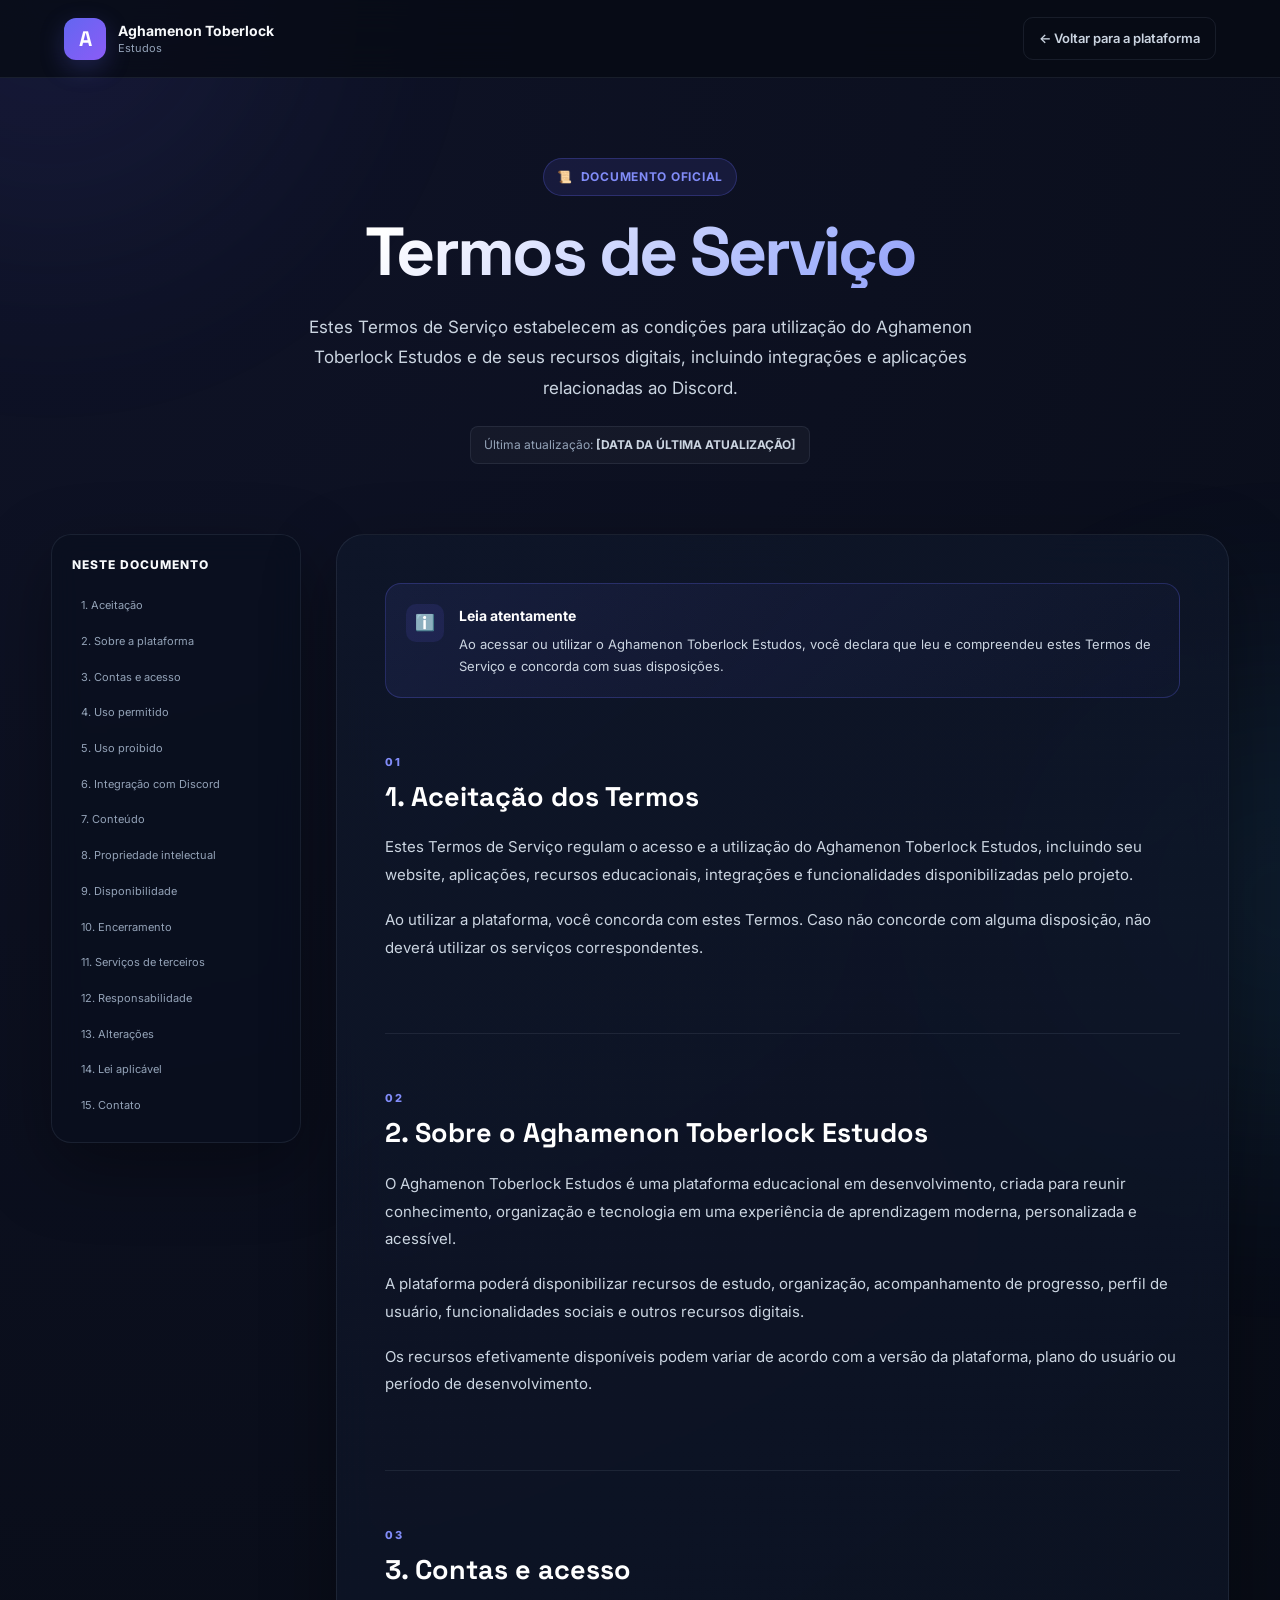
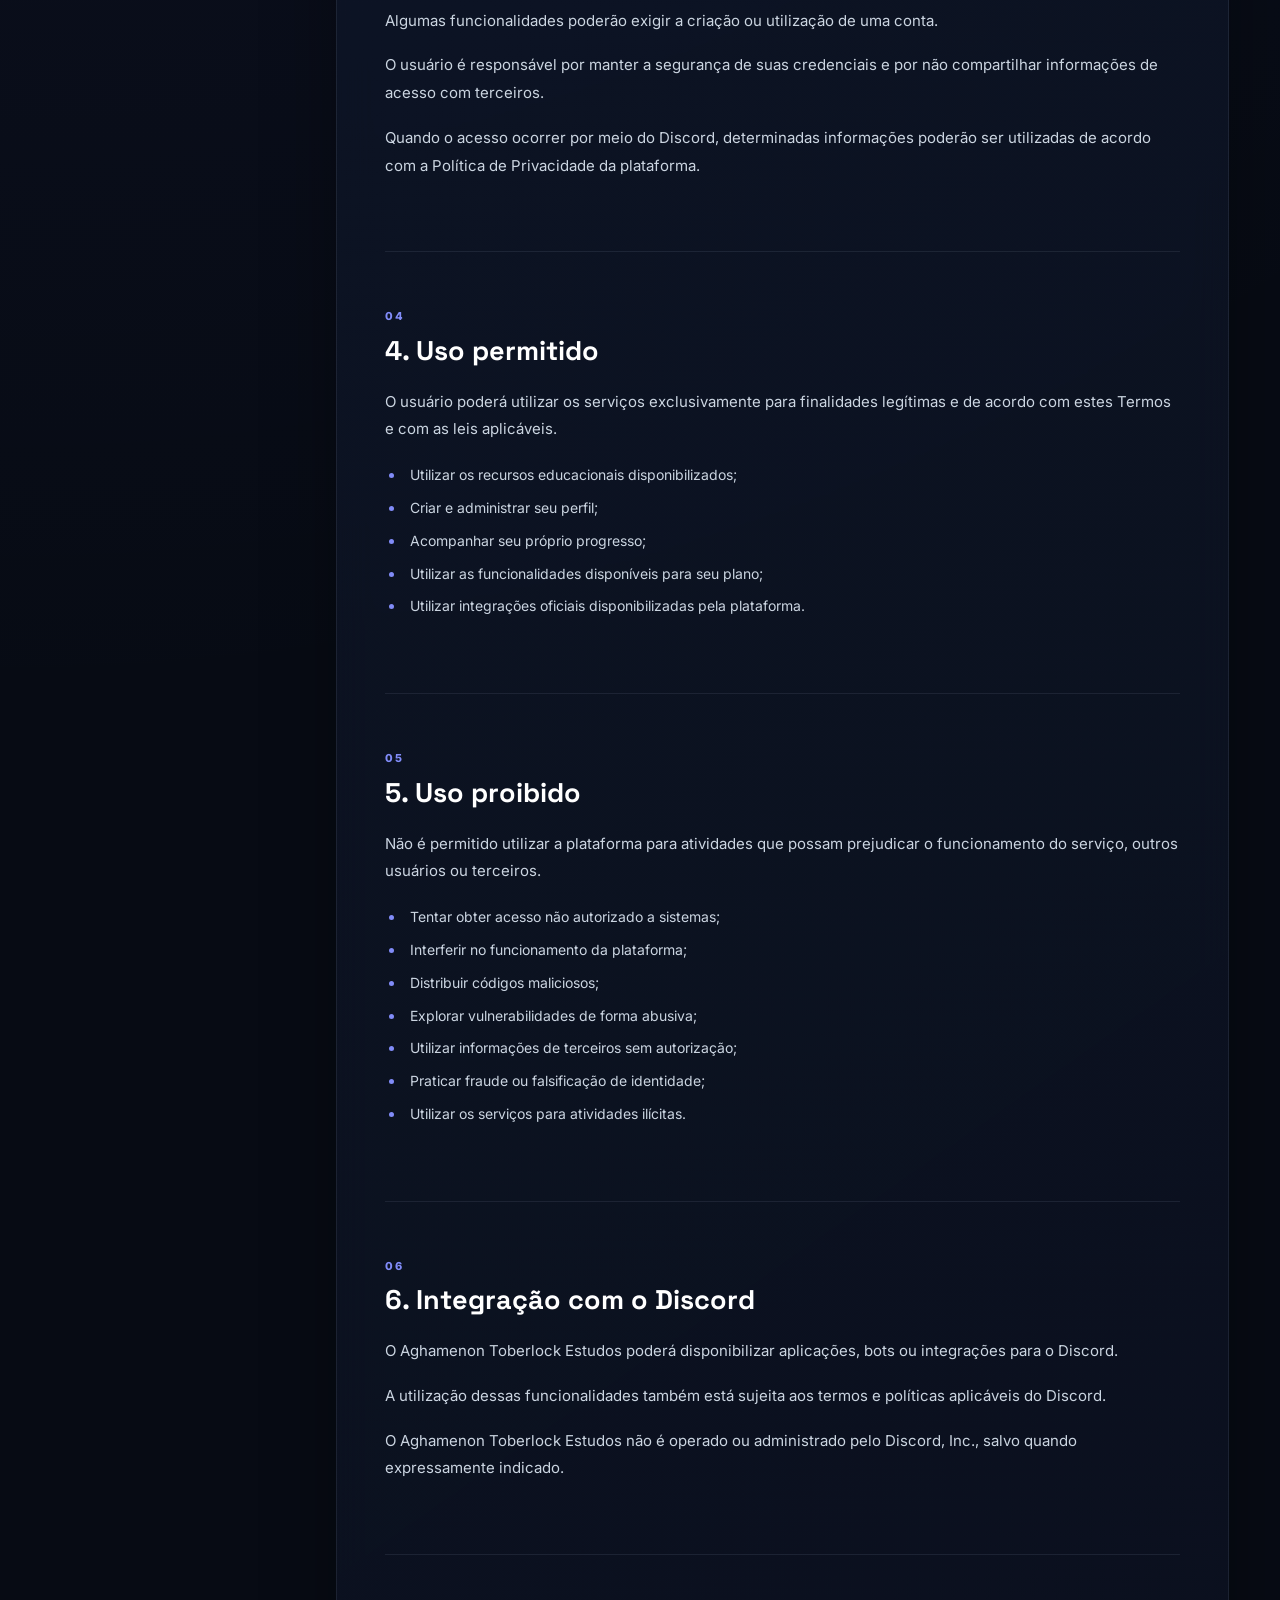
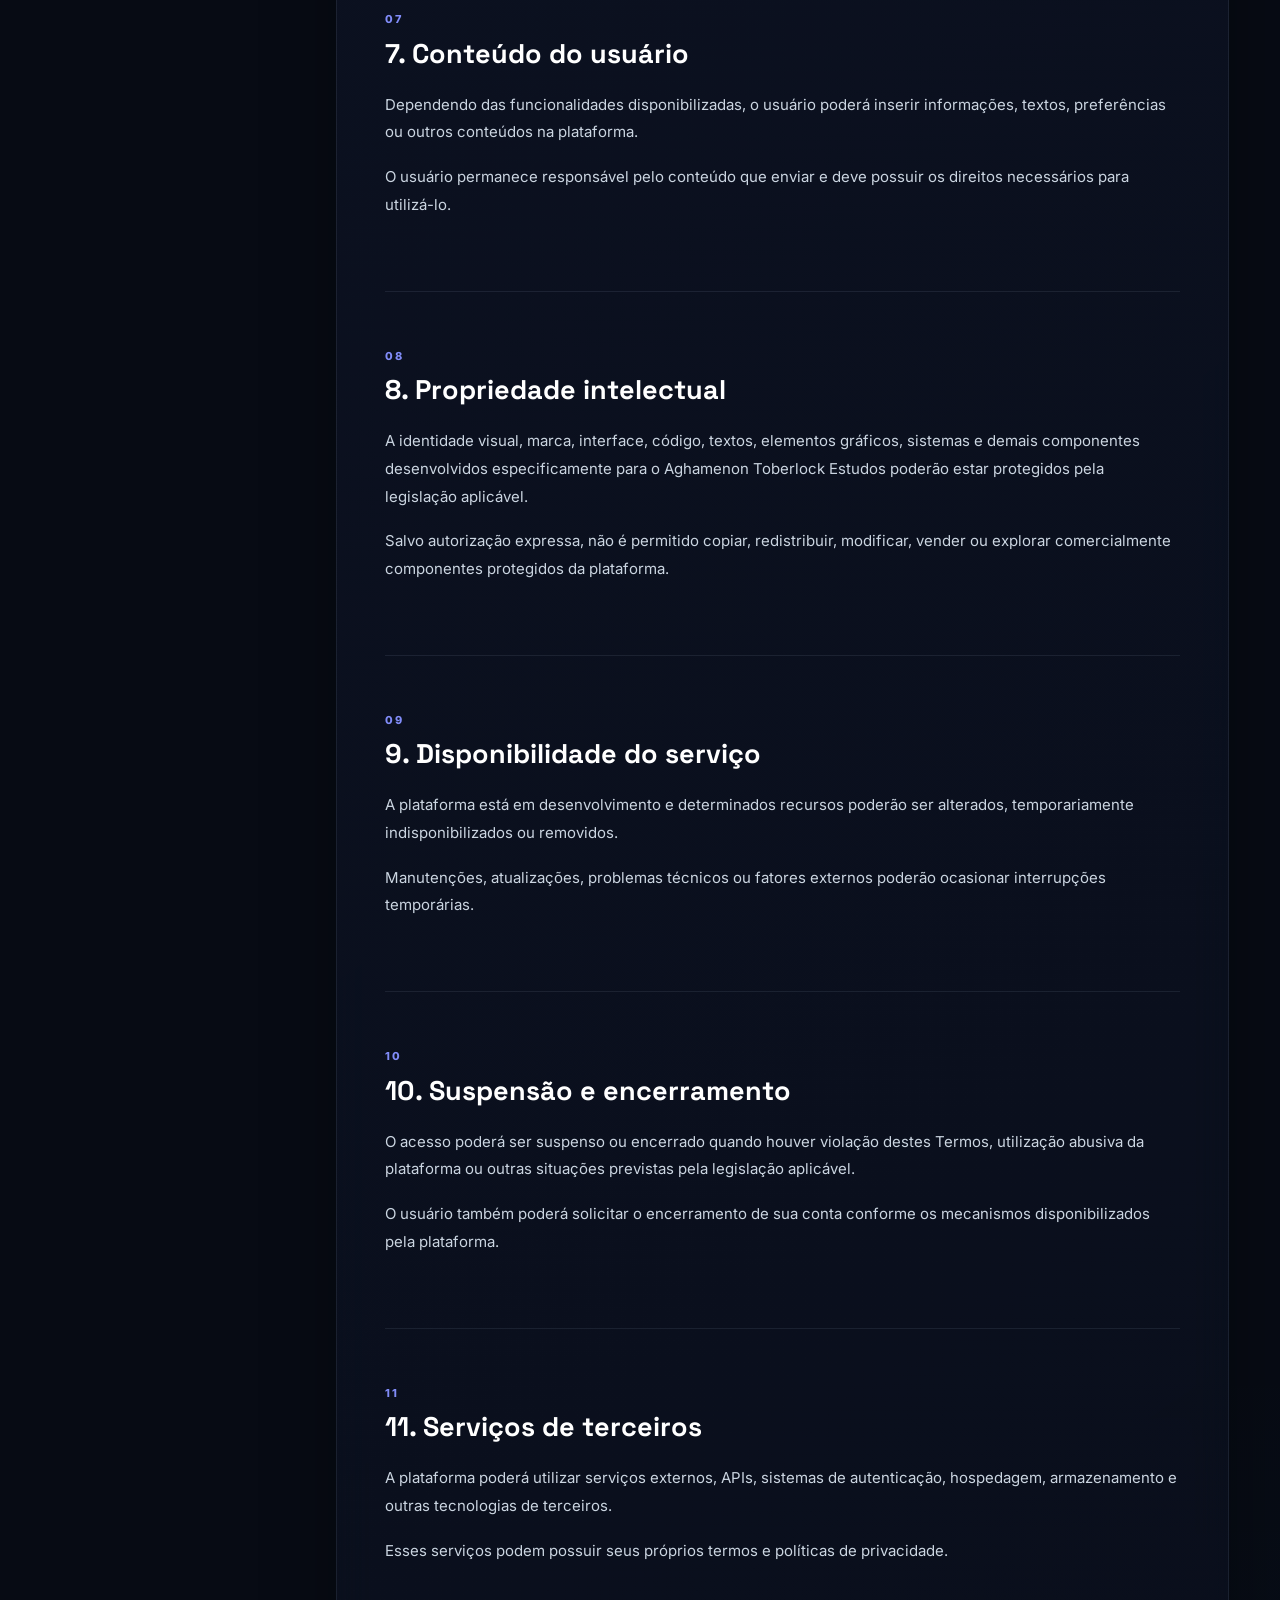
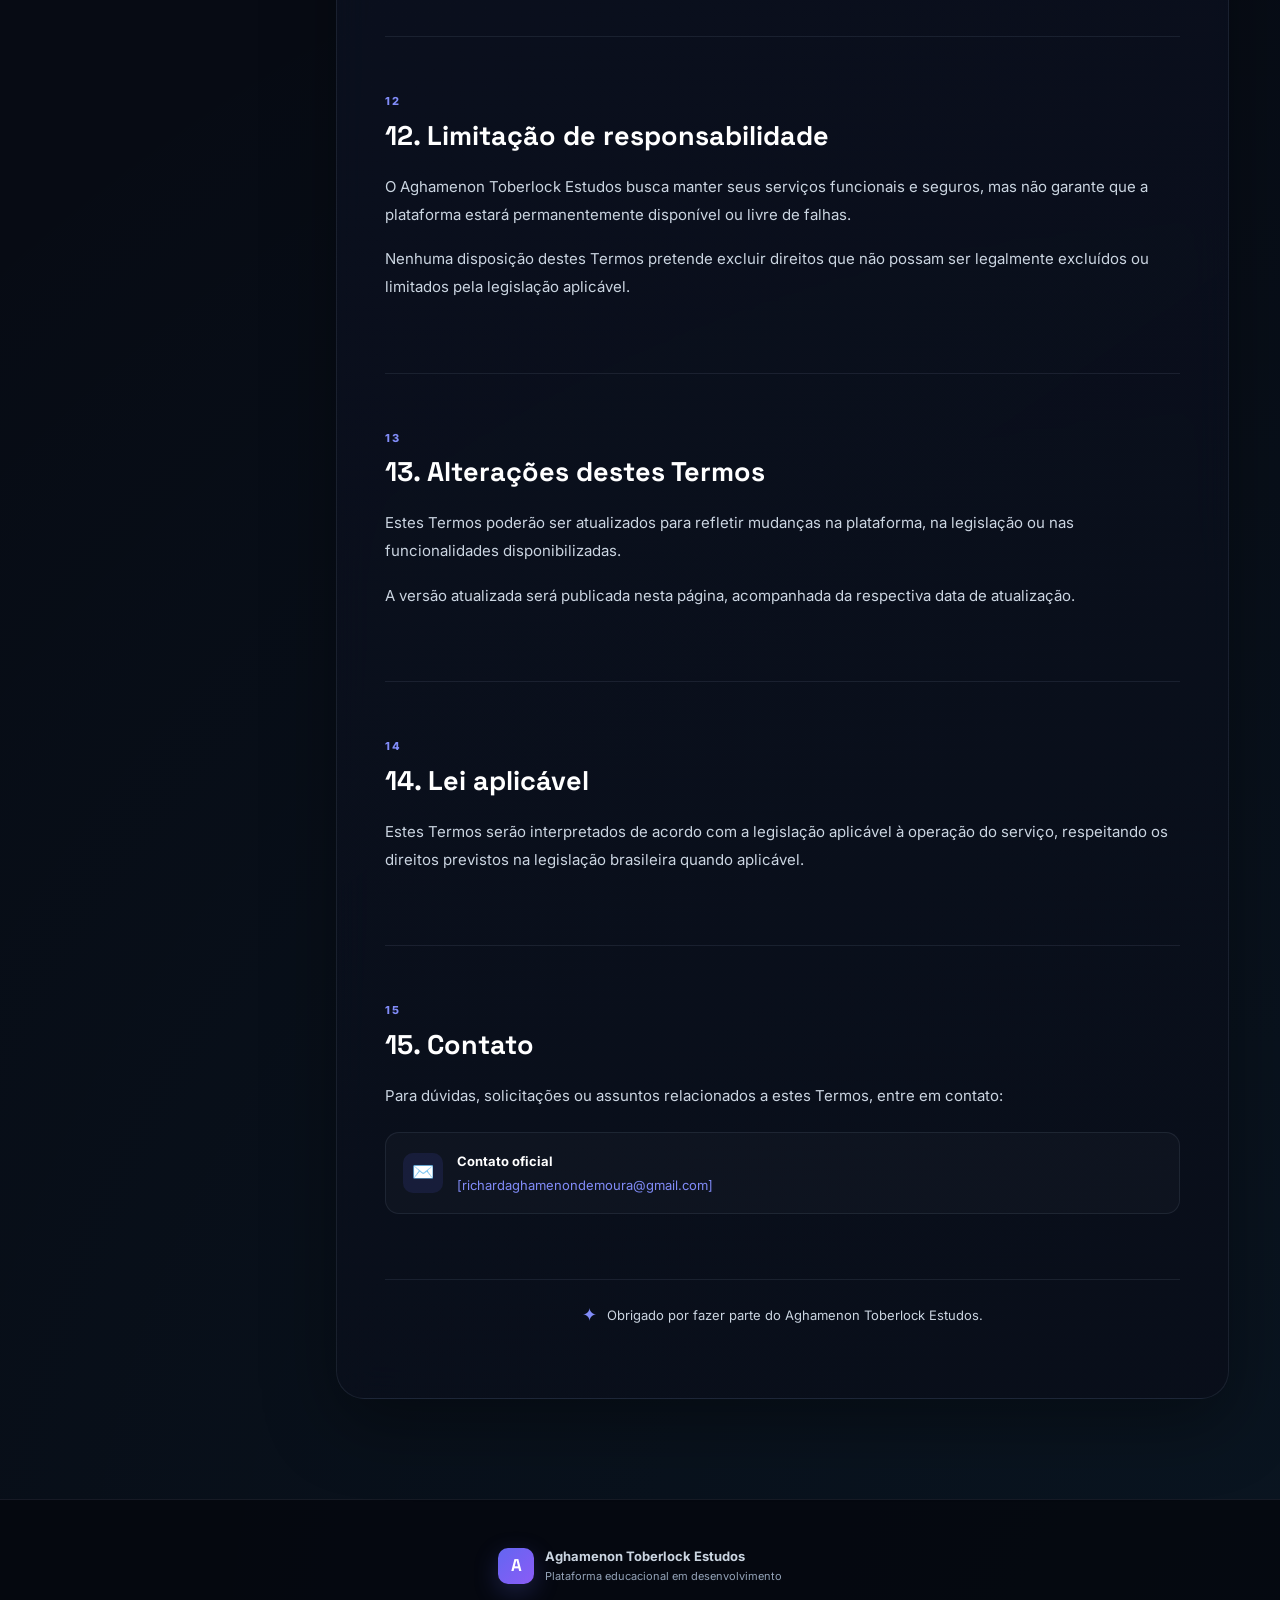
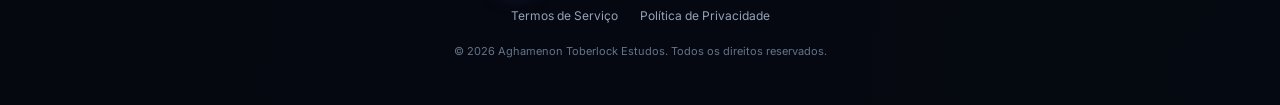
<file: index.html>
<!DOCTYPE html>
<html lang="pt-BR">
<head>
    <meta charset="UTF-8">
    <meta name="viewport" content="width=device-width, initial-scale=1.0">

    <title>Termos de Serviço | Aghamenon Toberlock Estudos</title>

    <meta
        name="description"
        content="Termos de Serviço do Aghamenon Toberlock Estudos."
    >

    <link rel="stylesheet" href="style.css">
</head>

<body>

    <div class="background-glow glow-one"></div>
    <div class="background-glow glow-two"></div>

    <header class="topbar">
        <a href="/" class="brand">
            <div class="brand-logo">A</div>

            <div class="brand-info">
                <strong>Aghamenon Toberlock</strong>
                <span>Estudos</span>
            </div>
        </a>

        <a href="/" class="back-button">
            ← Voltar para a plataforma
        </a>
    </header>


    <main class="page">

        <section class="hero">

            <div class="document-badge">
                <span>📜</span>
                Documento oficial
            </div>

            <h1>Termos de Serviço</h1>

            <p class="hero-description">
                Estes Termos de Serviço estabelecem as condições para utilização
                do Aghamenon Toberlock Estudos e de seus recursos digitais,
                incluindo integrações e aplicações relacionadas ao Discord.
            </p>

            <div class="updated">
                Última atualização:
                <strong>[DATA DA ÚLTIMA ATUALIZAÇÃO]</strong>
            </div>

        </section>


        <div class="layout">

            <aside class="sidebar">

                <div class="sidebar-title">
                    Neste documento
                </div>

                <nav>
                    <a href="#aceitacao">1. Aceitação</a>
                    <a href="#sobre">2. Sobre a plataforma</a>
                    <a href="#conta">3. Contas e acesso</a>
                    <a href="#uso">4. Uso permitido</a>
                    <a href="#proibido">5. Uso proibido</a>
                    <a href="#discord">6. Integração com Discord</a>
                    <a href="#conteudo">7. Conteúdo</a>
                    <a href="#propriedade">8. Propriedade intelectual</a>
                    <a href="#disponibilidade">9. Disponibilidade</a>
                    <a href="#encerramento">10. Encerramento</a>
                    <a href="#terceiros">11. Serviços de terceiros</a>
                    <a href="#responsabilidade">12. Responsabilidade</a>
                    <a href="#alteracoes">13. Alterações</a>
                    <a href="#lei">14. Lei aplicável</a>
                    <a href="#contato">15. Contato</a>
                </nav>

            </aside>


            <article class="document">

                <div class="notice">
                    <div class="notice-icon">ℹ️</div>

                    <div>
                        <strong>Leia atentamente</strong>

                        <p>
                            Ao acessar ou utilizar o Aghamenon Toberlock Estudos,
                            você declara que leu e compreendeu estes Termos de
                            Serviço e concorda com suas disposições.
                        </p>
                    </div>
                </div>


                <section id="aceitacao">
                    <span class="section-number">01</span>

                    <h2>1. Aceitação dos Termos</h2>

                    <p>
                        Estes Termos de Serviço regulam o acesso e a utilização
                        do Aghamenon Toberlock Estudos, incluindo seu website,
                        aplicações, recursos educacionais, integrações e
                        funcionalidades disponibilizadas pelo projeto.
                    </p>

                    <p>
                        Ao utilizar a plataforma, você concorda com estes
                        Termos. Caso não concorde com alguma disposição, não
                        deverá utilizar os serviços correspondentes.
                    </p>
                </section>


                <section id="sobre">
                    <span class="section-number">02</span>

                    <h2>2. Sobre o Aghamenon Toberlock Estudos</h2>

                    <p>
                        O Aghamenon Toberlock Estudos é uma plataforma
                        educacional em desenvolvimento, criada para reunir
                        conhecimento, organização e tecnologia em uma
                        experiência de aprendizagem moderna, personalizada
                        e acessível.
                    </p>

                    <p>
                        A plataforma poderá disponibilizar recursos de estudo,
                        organização, acompanhamento de progresso, perfil de
                        usuário, funcionalidades sociais e outros recursos
                        digitais.
                    </p>

                    <p>
                        Os recursos efetivamente disponíveis podem variar de
                        acordo com a versão da plataforma, plano do usuário
                        ou período de desenvolvimento.
                    </p>
                </section>


                <section id="conta">
                    <span class="section-number">03</span>

                    <h2>3. Contas e acesso</h2>

                    <p>
                        Algumas funcionalidades poderão exigir a criação ou
                        utilização de uma conta.
                    </p>

                    <p>
                        O usuário é responsável por manter a segurança de suas
                        credenciais e por não compartilhar informações de
                        acesso com terceiros.
                    </p>

                    <p>
                        Quando o acesso ocorrer por meio do Discord, determinadas
                        informações poderão ser utilizadas de acordo com a
                        Política de Privacidade da plataforma.
                    </p>
                </section>


                <section id="uso">
                    <span class="section-number">04</span>

                    <h2>4. Uso permitido</h2>

                    <p>
                        O usuário poderá utilizar os serviços exclusivamente
                        para finalidades legítimas e de acordo com estes
                        Termos e com as leis aplicáveis.
                    </p>

                    <ul>
                        <li>Utilizar os recursos educacionais disponibilizados;</li>
                        <li>Criar e administrar seu perfil;</li>
                        <li>Acompanhar seu próprio progresso;</li>
                        <li>Utilizar as funcionalidades disponíveis para seu plano;</li>
                        <li>Utilizar integrações oficiais disponibilizadas pela plataforma.</li>
                    </ul>
                </section>


                <section id="proibido">
                    <span class="section-number">05</span>

                    <h2>5. Uso proibido</h2>

                    <p>
                        Não é permitido utilizar a plataforma para atividades
                        que possam prejudicar o funcionamento do serviço,
                        outros usuários ou terceiros.
                    </p>

                    <ul>
                        <li>Tentar obter acesso não autorizado a sistemas;</li>
                        <li>Interferir no funcionamento da plataforma;</li>
                        <li>Distribuir códigos maliciosos;</li>
                        <li>Explorar vulnerabilidades de forma abusiva;</li>
                        <li>Utilizar informações de terceiros sem autorização;</li>
                        <li>Praticar fraude ou falsificação de identidade;</li>
                        <li>Utilizar os serviços para atividades ilícitas.</li>
                    </ul>
                </section>


                <section id="discord">
                    <span class="section-number">06</span>

                    <h2>6. Integração com o Discord</h2>

                    <p>
                        O Aghamenon Toberlock Estudos poderá disponibilizar
                        aplicações, bots ou integrações para o Discord.
                    </p>

                    <p>
                        A utilização dessas funcionalidades também está
                        sujeita aos termos e políticas aplicáveis do Discord.
                    </p>

                    <p>
                        O Aghamenon Toberlock Estudos não é operado ou
                        administrado pelo Discord, Inc., salvo quando
                        expressamente indicado.
                    </p>
                </section>


                <section id="conteudo">
                    <span class="section-number">07</span>

                    <h2>7. Conteúdo do usuário</h2>

                    <p>
                        Dependendo das funcionalidades disponibilizadas,
                        o usuário poderá inserir informações, textos,
                        preferências ou outros conteúdos na plataforma.
                    </p>

                    <p>
                        O usuário permanece responsável pelo conteúdo que
                        enviar e deve possuir os direitos necessários para
                        utilizá-lo.
                    </p>
                </section>


                <section id="propriedade">
                    <span class="section-number">08</span>

                    <h2>8. Propriedade intelectual</h2>

                    <p>
                        A identidade visual, marca, interface, código,
                        textos, elementos gráficos, sistemas e demais
                        componentes desenvolvidos especificamente para o
                        Aghamenon Toberlock Estudos poderão estar protegidos
                        pela legislação aplicável.
                    </p>

                    <p>
                        Salvo autorização expressa, não é permitido copiar,
                        redistribuir, modificar, vender ou explorar
                        comercialmente componentes protegidos da plataforma.
                    </p>
                </section>


                <section id="disponibilidade">
                    <span class="section-number">09</span>

                    <h2>9. Disponibilidade do serviço</h2>

                    <p>
                        A plataforma está em desenvolvimento e determinados
                        recursos poderão ser alterados, temporariamente
                        indisponibilizados ou removidos.
                    </p>

                    <p>
                        Manutenções, atualizações, problemas técnicos ou
                        fatores externos poderão ocasionar interrupções
                        temporárias.
                    </p>
                </section>


                <section id="encerramento">
                    <span class="section-number">10</span>

                    <h2>10. Suspensão e encerramento</h2>

                    <p>
                        O acesso poderá ser suspenso ou encerrado quando
                        houver violação destes Termos, utilização abusiva
                        da plataforma ou outras situações previstas pela
                        legislação aplicável.
                    </p>

                    <p>
                        O usuário também poderá solicitar o encerramento
                        de sua conta conforme os mecanismos disponibilizados
                        pela plataforma.
                    </p>
                </section>


                <section id="terceiros">
                    <span class="section-number">11</span>

                    <h2>11. Serviços de terceiros</h2>

                    <p>
                        A plataforma poderá utilizar serviços externos,
                        APIs, sistemas de autenticação, hospedagem,
                        armazenamento e outras tecnologias de terceiros.
                    </p>

                    <p>
                        Esses serviços podem possuir seus próprios termos
                        e políticas de privacidade.
                    </p>
                </section>


                <section id="responsabilidade">
                    <span class="section-number">12</span>

                    <h2>12. Limitação de responsabilidade</h2>

                    <p>
                        O Aghamenon Toberlock Estudos busca manter seus
                        serviços funcionais e seguros, mas não garante que
                        a plataforma estará permanentemente disponível ou
                        livre de falhas.
                    </p>

                    <p>
                        Nenhuma disposição destes Termos pretende excluir
                        direitos que não possam ser legalmente excluídos
                        ou limitados pela legislação aplicável.
                    </p>
                </section>


                <section id="alteracoes">
                    <span class="section-number">13</span>

                    <h2>13. Alterações destes Termos</h2>

                    <p>
                        Estes Termos poderão ser atualizados para refletir
                        mudanças na plataforma, na legislação ou nas
                        funcionalidades disponibilizadas.
                    </p>

                    <p>
                        A versão atualizada será publicada nesta página,
                        acompanhada da respectiva data de atualização.
                    </p>
                </section>


                <section id="lei">
                    <span class="section-number">14</span>

                    <h2>14. Lei aplicável</h2>

                    <p>
                        Estes Termos serão interpretados de acordo com a
                        legislação aplicável à operação do serviço,
                        respeitando os direitos previstos na legislação
                        brasileira quando aplicável.
                    </p>
                </section>


                <section id="contato">
                    <span class="section-number">15</span>

                    <h2>15. Contato</h2>

                    <p>
                        Para dúvidas, solicitações ou assuntos relacionados
                        a estes Termos, entre em contato:
                    </p>

                    <div class="contact-card">
                        <span>✉️</span>

                        <div>
                            <strong>Contato oficial</strong>
                            <a href="mailto:richardaghamenondemoura@gmail.com">
                                [richardaghamenondemoura@gmail.com]
                            </a>
                        </div>
                    </div>
                </section>


                <div class="final-message">
                    <span>✦</span>

                    <p>
                        Obrigado por fazer parte do Aghamenon Toberlock Estudos.
                    </p>
                </div>

            </article>

        </div>

    </main>


    <footer>
        <div class="footer-brand">
            <div class="brand-logo small">A</div>

            <div>
                <strong>Aghamenon Toberlock Estudos</strong>
                <span>Plataforma educacional em desenvolvimento</span>
            </div>
        </div>

        <div class="footer-links">
            <a href="index.html">Termos de Serviço</a>
            <a href="privacidade.html">Política de Privacidade</a>
        </div>

        <p>
            © 2026 Aghamenon Toberlock Estudos. Todos os direitos reservados.
        </p>
    </footer>

</body>
</html>
</file>
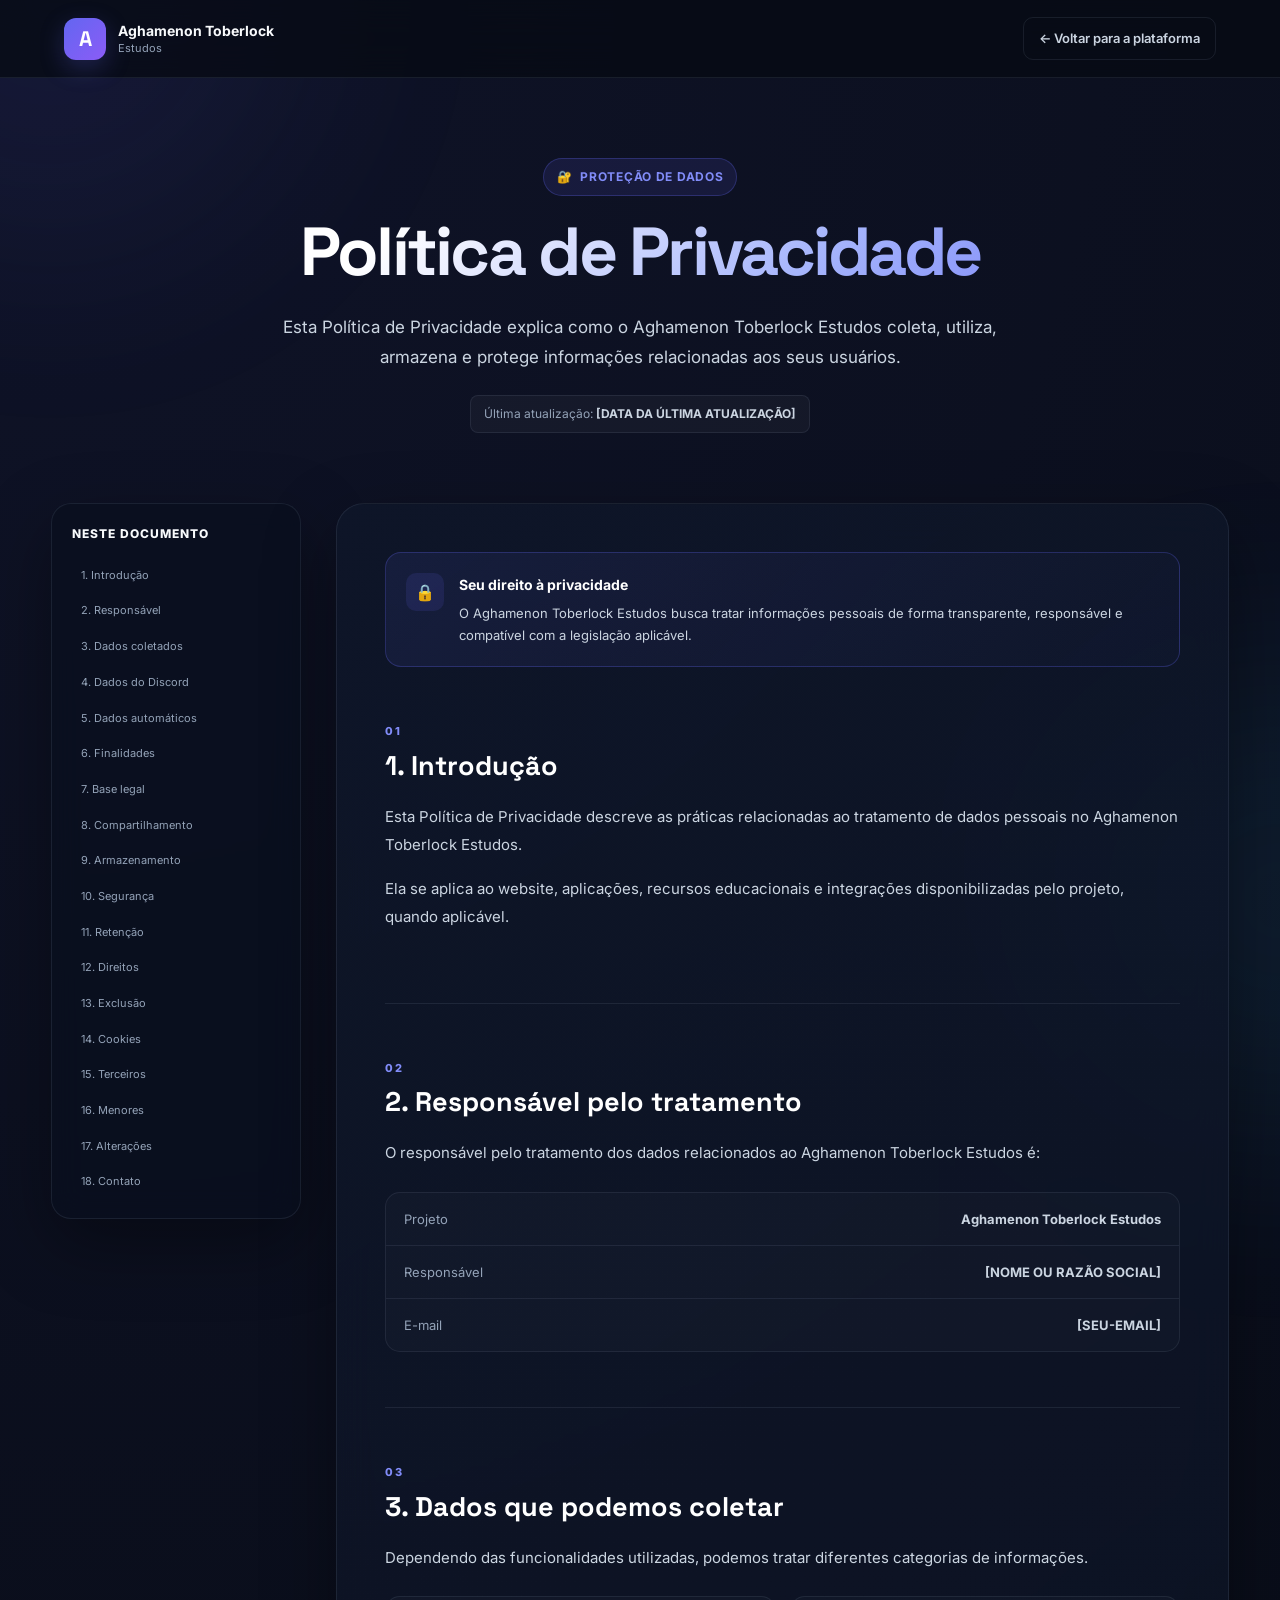
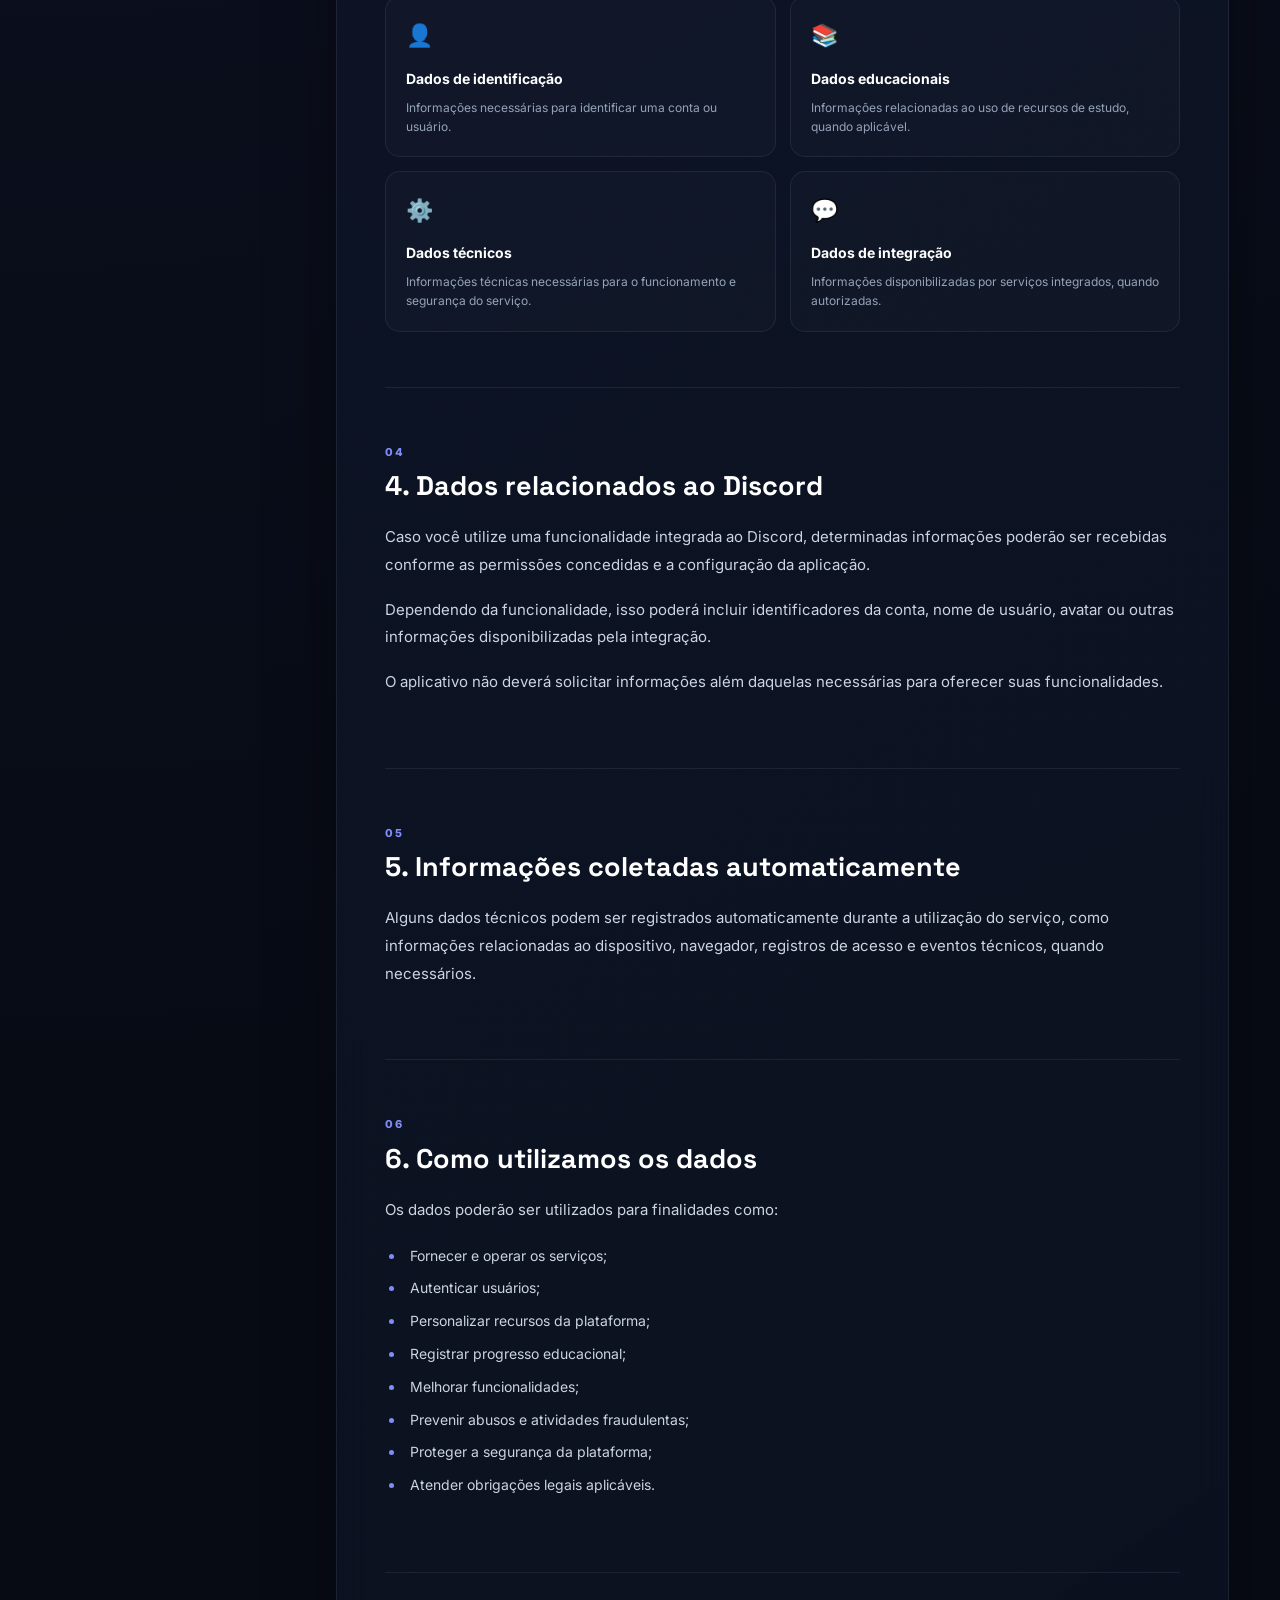
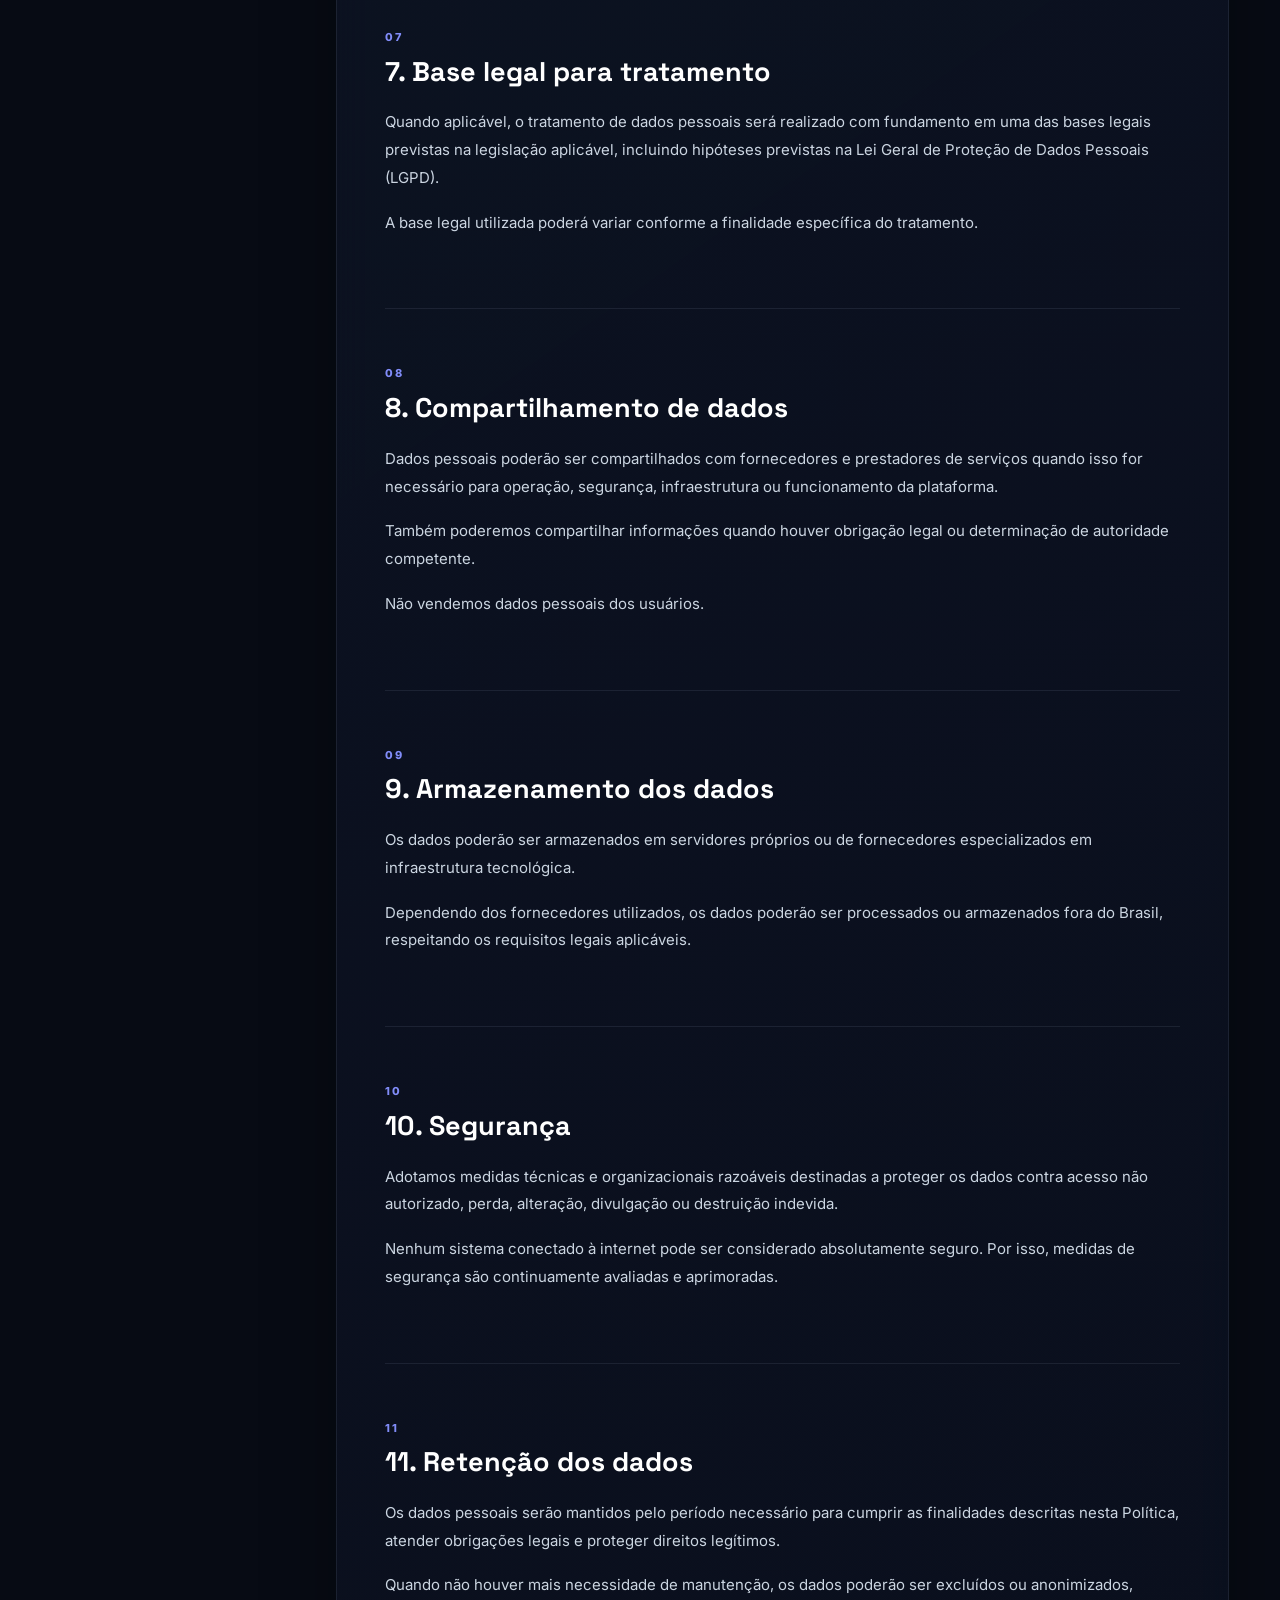
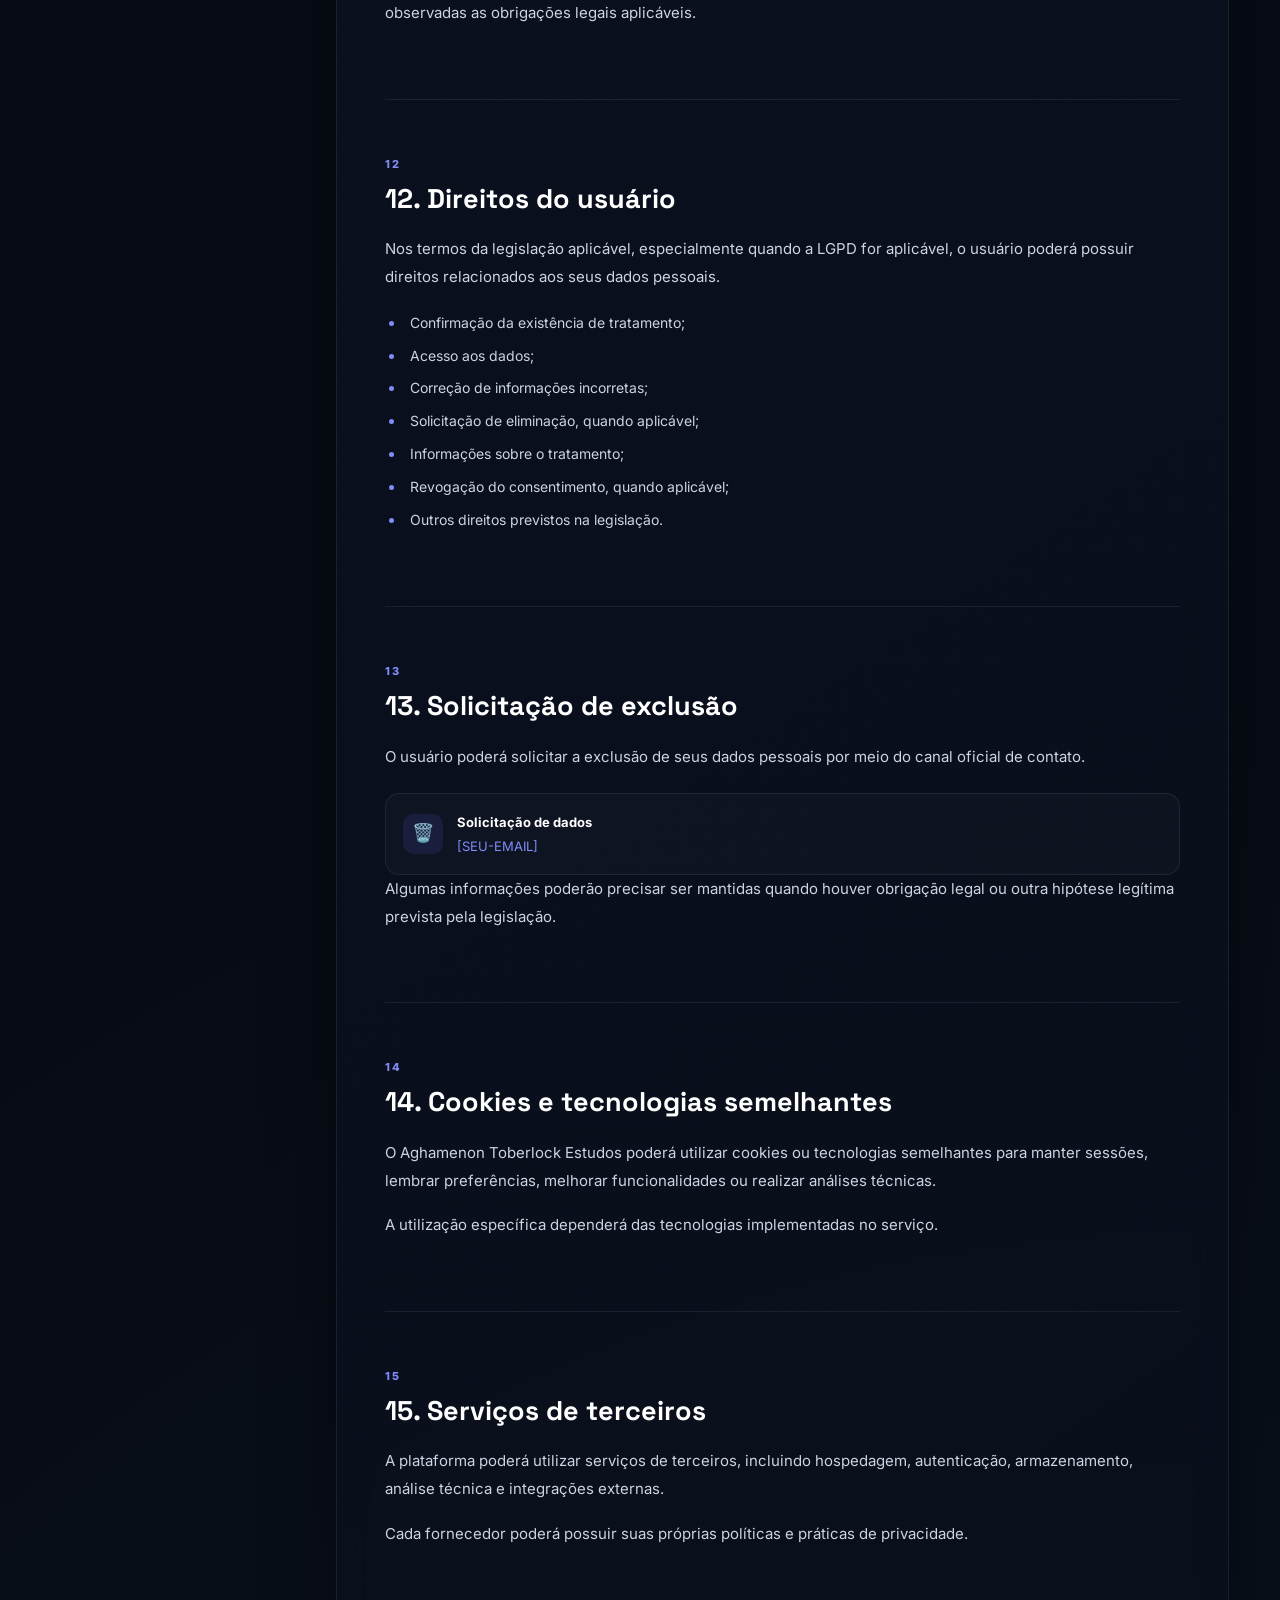
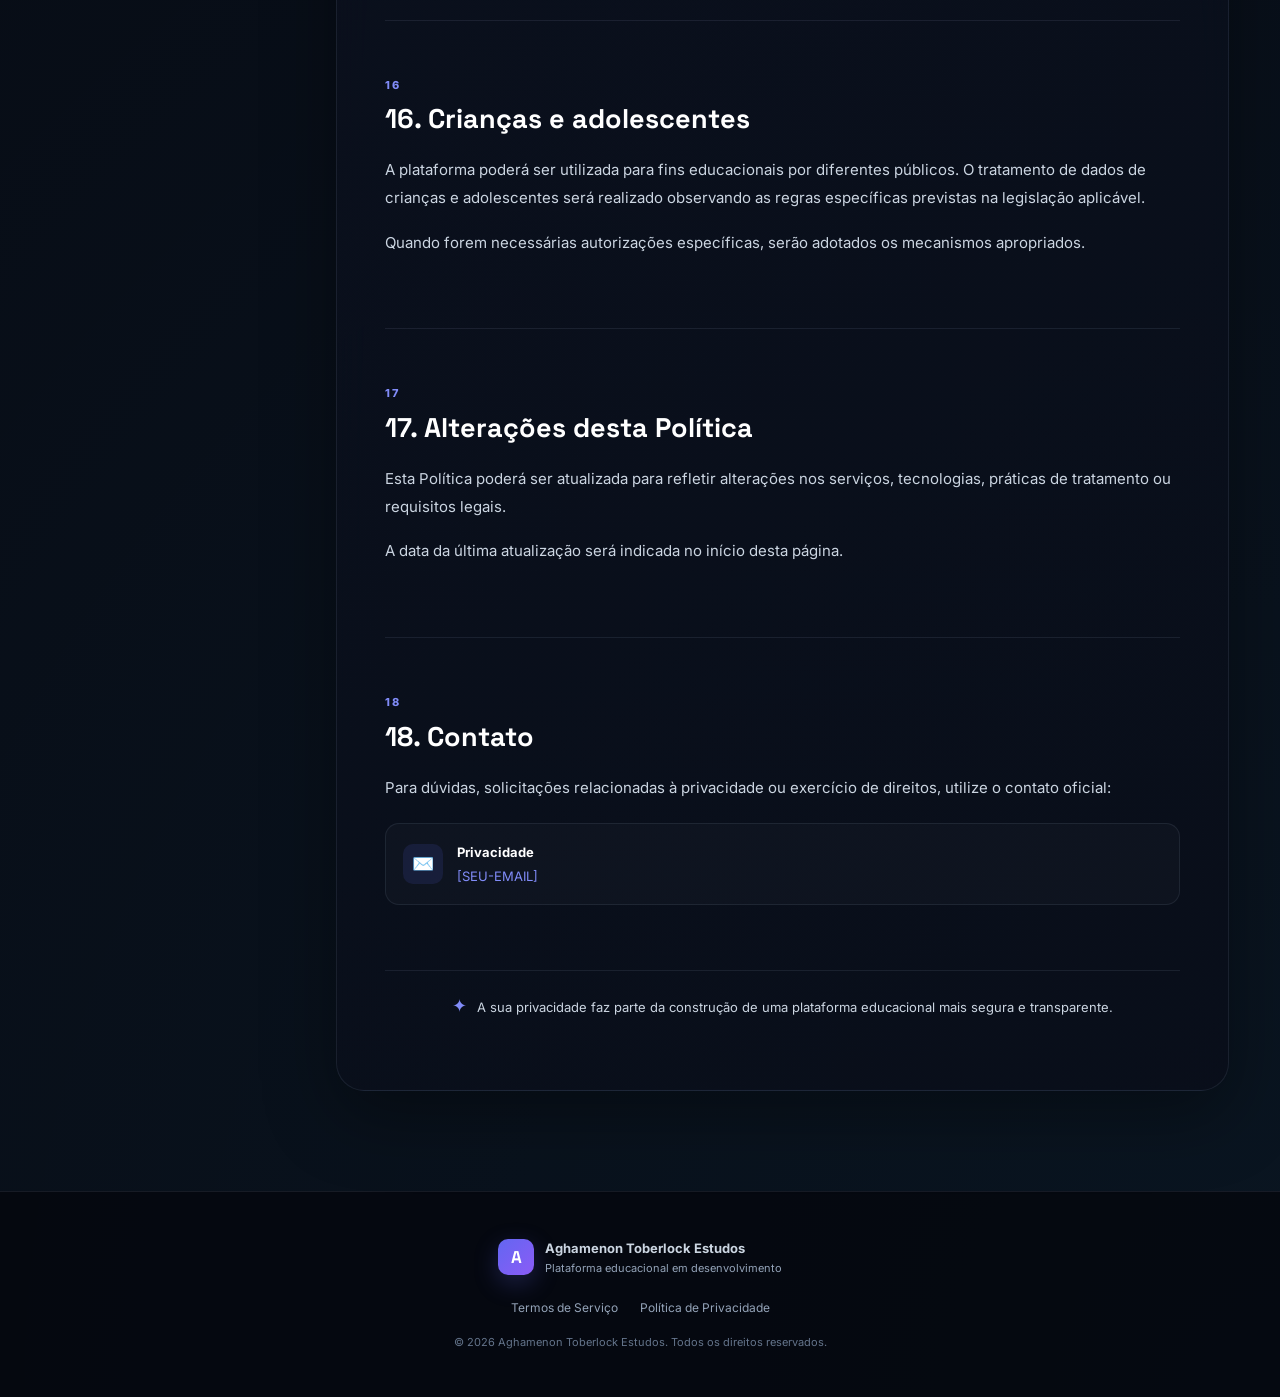
<file: privacidade.html>
<!DOCTYPE html>
<html lang="pt-BR">
<head>
    <meta charset="UTF-8">
    <meta name="viewport" content="width=device-width, initial-scale=1.0">

    <title>Política de Privacidade | Aghamenon Toberlock Estudos</title>

    <meta
        name="description"
        content="Política de Privacidade do Aghamenon Toberlock Estudos."
    >

    <link rel="stylesheet" href="style.css">
</head>

<body>

    <div class="background-glow glow-one"></div>
    <div class="background-glow glow-two"></div>

    <header class="topbar">

        <a href="/" class="brand">

            <div class="brand-logo">
                A
            </div>

            <div class="brand-info">
                <strong>Aghamenon Toberlock</strong>
                <span>Estudos</span>
            </div>

        </a>

        <a href="/" class="back-button">
            ← Voltar para a plataforma
        </a>

    </header>


    <main class="page">

        <section class="hero">

            <div class="document-badge">
                <span>🔐</span>
                Proteção de dados
            </div>

            <h1>Política de Privacidade</h1>

            <p class="hero-description">
                Esta Política de Privacidade explica como o Aghamenon
                Toberlock Estudos coleta, utiliza, armazena e protege
                informações relacionadas aos seus usuários.
            </p>

            <div class="updated">
                Última atualização:
                <strong>[DATA DA ÚLTIMA ATUALIZAÇÃO]</strong>
            </div>

        </section>


        <div class="layout">

            <aside class="sidebar">

                <div class="sidebar-title">
                    Neste documento
                </div>

                <nav>
                    <a href="#introducao">1. Introdução</a>
                    <a href="#responsavel">2. Responsável</a>
                    <a href="#dados">3. Dados coletados</a>
                    <a href="#discord">4. Dados do Discord</a>
                    <a href="#automaticos">5. Dados automáticos</a>
                    <a href="#finalidades">6. Finalidades</a>
                    <a href="#baselegal">7. Base legal</a>
                    <a href="#compartilhamento">8. Compartilhamento</a>
                    <a href="#armazenamento">9. Armazenamento</a>
                    <a href="#seguranca">10. Segurança</a>
                    <a href="#retencao">11. Retenção</a>
                    <a href="#direitos">12. Direitos</a>
                    <a href="#exclusao">13. Exclusão</a>
                    <a href="#cookies">14. Cookies</a>
                    <a href="#terceiros">15. Terceiros</a>
                    <a href="#menores">16. Menores</a>
                    <a href="#alteracoes">17. Alterações</a>
                    <a href="#contato">18. Contato</a>
                </nav>

            </aside>


            <article class="document">

                <div class="notice privacy-notice">

                    <div class="notice-icon">
                        🔒
                    </div>

                    <div>

                        <strong>Seu direito à privacidade</strong>

                        <p>
                            O Aghamenon Toberlock Estudos busca tratar
                            informações pessoais de forma transparente,
                            responsável e compatível com a legislação
                            aplicável.
                        </p>

                    </div>

                </div>


                <section id="introducao">

                    <span class="section-number">01</span>

                    <h2>1. Introdução</h2>

                    <p>
                        Esta Política de Privacidade descreve as práticas
                        relacionadas ao tratamento de dados pessoais no
                        Aghamenon Toberlock Estudos.
                    </p>

                    <p>
                        Ela se aplica ao website, aplicações, recursos
                        educacionais e integrações disponibilizadas pelo
                        projeto, quando aplicável.
                    </p>

                </section>


                <section id="responsavel">

                    <span class="section-number">02</span>

                    <h2>2. Responsável pelo tratamento</h2>

                    <p>
                        O responsável pelo tratamento dos dados relacionados
                        ao Aghamenon Toberlock Estudos é:
                    </p>

                    <div class="info-card">

                        <div class="info-row">
                            <span>Projeto</span>
                            <strong>Aghamenon Toberlock Estudos</strong>
                        </div>

                        <div class="info-row">
                            <span>Responsável</span>
                            <strong>[NOME OU RAZÃO SOCIAL]</strong>
                        </div>

                        <div class="info-row">
                            <span>E-mail</span>
                            <strong>[SEU-EMAIL]</strong>
                        </div>

                    </div>

                </section>


                <section id="dados">

                    <span class="section-number">03</span>

                    <h2>3. Dados que podemos coletar</h2>

                    <p>
                        Dependendo das funcionalidades utilizadas, podemos
                        tratar diferentes categorias de informações.
                    </p>

                    <div class="data-grid">

                        <div class="data-card">
                            <span>👤</span>
                            <strong>Dados de identificação</strong>
                            <p>
                                Informações necessárias para identificar
                                uma conta ou usuário.
                            </p>
                        </div>

                        <div class="data-card">
                            <span>📚</span>
                            <strong>Dados educacionais</strong>
                            <p>
                                Informações relacionadas ao uso de recursos
                                de estudo, quando aplicável.
                            </p>
                        </div>

                        <div class="data-card">
                            <span>⚙️</span>
                            <strong>Dados técnicos</strong>
                            <p>
                                Informações técnicas necessárias para o
                                funcionamento e segurança do serviço.
                            </p>
                        </div>

                        <div class="data-card">
                            <span>💬</span>
                            <strong>Dados de integração</strong>
                            <p>
                                Informações disponibilizadas por serviços
                                integrados, quando autorizadas.
                            </p>
                        </div>

                    </div>

                </section>


                <section id="discord">

                    <span class="section-number">04</span>

                    <h2>4. Dados relacionados ao Discord</h2>

                    <p>
                        Caso você utilize uma funcionalidade integrada ao
                        Discord, determinadas informações poderão ser
                        recebidas conforme as permissões concedidas e a
                        configuração da aplicação.
                    </p>

                    <p>
                        Dependendo da funcionalidade, isso poderá incluir
                        identificadores da conta, nome de usuário, avatar
                        ou outras informações disponibilizadas pela
                        integração.
                    </p>

                    <p>
                        O aplicativo não deverá solicitar informações além
                        daquelas necessárias para oferecer suas
                        funcionalidades.
                    </p>

                </section>


                <section id="automaticos">

                    <span class="section-number">05</span>

                    <h2>5. Informações coletadas automaticamente</h2>

                    <p>
                        Alguns dados técnicos podem ser registrados
                        automaticamente durante a utilização do serviço,
                        como informações relacionadas ao dispositivo,
                        navegador, registros de acesso e eventos técnicos,
                        quando necessários.
                    </p>

                </section>


                <section id="finalidades">

                    <span class="section-number">06</span>

                    <h2>6. Como utilizamos os dados</h2>

                    <p>
                        Os dados poderão ser utilizados para finalidades
                        como:
                    </p>

                    <ul>
                        <li>Fornecer e operar os serviços;</li>
                        <li>Autenticar usuários;</li>
                        <li>Personalizar recursos da plataforma;</li>
                        <li>Registrar progresso educacional;</li>
                        <li>Melhorar funcionalidades;</li>
                        <li>Prevenir abusos e atividades fraudulentas;</li>
                        <li>Proteger a segurança da plataforma;</li>
                        <li>Atender obrigações legais aplicáveis.</li>
                    </ul>

                </section>


                <section id="baselegal">

                    <span class="section-number">07</span>

                    <h2>7. Base legal para tratamento</h2>

                    <p>
                        Quando aplicável, o tratamento de dados pessoais
                        será realizado com fundamento em uma das bases
                        legais previstas na legislação aplicável, incluindo
                        hipóteses previstas na Lei Geral de Proteção de
                        Dados Pessoais (LGPD).
                    </p>

                    <p>
                        A base legal utilizada poderá variar conforme a
                        finalidade específica do tratamento.
                    </p>

                </section>


                <section id="compartilhamento">

                    <span class="section-number">08</span>

                    <h2>8. Compartilhamento de dados</h2>

                    <p>
                        Dados pessoais poderão ser compartilhados com
                        fornecedores e prestadores de serviços quando isso
                        for necessário para operação, segurança,
                        infraestrutura ou funcionamento da plataforma.
                    </p>

                    <p>
                        Também poderemos compartilhar informações quando
                        houver obrigação legal ou determinação de autoridade
                        competente.
                    </p>

                    <p>
                        Não vendemos dados pessoais dos usuários.
                    </p>

                </section>


                <section id="armazenamento">

                    <span class="section-number">09</span>

                    <h2>9. Armazenamento dos dados</h2>

                    <p>
                        Os dados poderão ser armazenados em servidores
                        próprios ou de fornecedores especializados em
                        infraestrutura tecnológica.
                    </p>

                    <p>
                        Dependendo dos fornecedores utilizados, os dados
                        poderão ser processados ou armazenados fora do
                        Brasil, respeitando os requisitos legais aplicáveis.
                    </p>

                </section>


                <section id="seguranca">

                    <span class="section-number">10</span>

                    <h2>10. Segurança</h2>

                    <p>
                        Adotamos medidas técnicas e organizacionais
                        razoáveis destinadas a proteger os dados contra
                        acesso não autorizado, perda, alteração, divulgação
                        ou destruição indevida.
                    </p>

                    <p>
                        Nenhum sistema conectado à internet pode ser
                        considerado absolutamente seguro. Por isso,
                        medidas de segurança são continuamente avaliadas
                        e aprimoradas.
                    </p>

                </section>


                <section id="retencao">

                    <span class="section-number">11</span>

                    <h2>11. Retenção dos dados</h2>

                    <p>
                        Os dados pessoais serão mantidos pelo período
                        necessário para cumprir as finalidades descritas
                        nesta Política, atender obrigações legais e
                        proteger direitos legítimos.
                    </p>

                    <p>
                        Quando não houver mais necessidade de manutenção,
                        os dados poderão ser excluídos ou anonimizados,
                        observadas as obrigações legais aplicáveis.
                    </p>

                </section>


                <section id="direitos">

                    <span class="section-number">12</span>

                    <h2>12. Direitos do usuário</h2>

                    <p>
                        Nos termos da legislação aplicável, especialmente
                        quando a LGPD for aplicável, o usuário poderá
                        possuir direitos relacionados aos seus dados
                        pessoais.
                    </p>

                    <ul>
                        <li>Confirmação da existência de tratamento;</li>
                        <li>Acesso aos dados;</li>
                        <li>Correção de informações incorretas;</li>
                        <li>Solicitação de eliminação, quando aplicável;</li>
                        <li>Informações sobre o tratamento;</li>
                        <li>Revogação do consentimento, quando aplicável;</li>
                        <li>Outros direitos previstos na legislação.</li>
                    </ul>

                </section>


                <section id="exclusao">

                    <span class="section-number">13</span>

                    <h2>13. Solicitação de exclusão</h2>

                    <p>
                        O usuário poderá solicitar a exclusão de seus
                        dados pessoais por meio do canal oficial de contato.
                    </p>

                    <div class="contact-card">

                        <span>🗑️</span>

                        <div>
                            <strong>Solicitação de dados</strong>

                            <a href="mailto:[SEU-EMAIL]">
                                [SEU-EMAIL]
                            </a>
                        </div>

                    </div>

                    <p>
                        Algumas informações poderão precisar ser mantidas
                        quando houver obrigação legal ou outra hipótese
                        legítima prevista pela legislação.
                    </p>

                </section>


                <section id="cookies">

                    <span class="section-number">14</span>

                    <h2>14. Cookies e tecnologias semelhantes</h2>

                    <p>
                        O Aghamenon Toberlock Estudos poderá utilizar cookies
                        ou tecnologias semelhantes para manter sessões,
                        lembrar preferências, melhorar funcionalidades
                        ou realizar análises técnicas.
                    </p>

                    <p>
                        A utilização específica dependerá das tecnologias
                        implementadas no serviço.
                    </p>

                </section>


                <section id="terceiros">

                    <span class="section-number">15</span>

                    <h2>15. Serviços de terceiros</h2>

                    <p>
                        A plataforma poderá utilizar serviços de terceiros,
                        incluindo hospedagem, autenticação, armazenamento,
                        análise técnica e integrações externas.
                    </p>

                    <p>
                        Cada fornecedor poderá possuir suas próprias
                        políticas e práticas de privacidade.
                    </p>

                </section>


                <section id="menores">

                    <span class="section-number">16</span>

                    <h2>16. Crianças e adolescentes</h2>

                    <p>
                        A plataforma poderá ser utilizada para fins
                        educacionais por diferentes públicos. O tratamento
                        de dados de crianças e adolescentes será realizado
                        observando as regras específicas previstas na
                        legislação aplicável.
                    </p>

                    <p>
                        Quando forem necessárias autorizações específicas,
                        serão adotados os mecanismos apropriados.
                    </p>

                </section>


                <section id="alteracoes">

                    <span class="section-number">17</span>

                    <h2>17. Alterações desta Política</h2>

                    <p>
                        Esta Política poderá ser atualizada para refletir
                        alterações nos serviços, tecnologias, práticas de
                        tratamento ou requisitos legais.
                    </p>

                    <p>
                        A data da última atualização será indicada no início
                        desta página.
                    </p>

                </section>


                <section id="contato">

                    <span class="section-number">18</span>

                    <h2>18. Contato</h2>

                    <p>
                        Para dúvidas, solicitações relacionadas à
                        privacidade ou exercício de direitos, utilize o
                        contato oficial:
                    </p>

                    <div class="contact-card">

                        <span>✉️</span>

                        <div>

                            <strong>Privacidade</strong>

                            <a href="mailto:[SEU-EMAIL]">
                                [SEU-EMAIL]
                            </a>

                        </div>

                    </div>

                </section>


                <div class="final-message">

                    <span>✦</span>

                    <p>
                        A sua privacidade faz parte da construção de uma
                        plataforma educacional mais segura e transparente.
                    </p>

                </div>

            </article>

        </div>

    </main>


    <footer>

        <div class="footer-brand">

            <div class="brand-logo small">
                A
            </div>

            <div>
                <strong>Aghamenon Toberlock Estudos</strong>
                <span>
                    Plataforma educacional em desenvolvimento
                </span>
            </div>

        </div>


        <div class="footer-links">

            <a href="index.html">
                Termos de Serviço
            </a>

            <a href="privacidade.html">
                Política de Privacidade
            </a>

        </div>


        <p>
            © 2026 Aghamenon Toberlock Estudos. Todos os direitos reservados.
        </p>

    </footer>

</body>
</html>
</file>
<file: style.css>
@import url('https://fonts.googleapis.com/css2?family=Inter:wght@400;500;600;700;800&family=Space+Grotesk:wght@500;600;700&display=swap');

:root {
    --bg: #070b14;
    --bg-secondary: #0b1120;
    --card: rgba(15, 23, 42, 0.72);
    --card-hover: rgba(20, 30, 52, 0.85);

    --border: rgba(148, 163, 184, 0.12);
    --border-strong: rgba(99, 102, 241, 0.28);

    --text: #f8fafc;
    --text-secondary: #cbd5e1;
    --text-muted: #94a3b8;

    --primary: #6366f1;
    --primary-light: #818cf8;
    --primary-soft: rgba(99, 102, 241, 0.12);

    --success: #34d399;

    --radius: 20px;
    --radius-small: 12px;

    --shadow:
        0 25px 70px rgba(0, 0, 0, 0.35);
}

* {
    margin: 0;
    padding: 0;
    box-sizing: border-box;
}

html {
    scroll-behavior: smooth;
    scroll-padding-top: 100px;
}

body {
    min-height: 100vh;

    background:
        radial-gradient(
            circle at top left,
            rgba(99, 102, 241, 0.09),
            transparent 35%
        ),
        radial-gradient(
            circle at bottom right,
            rgba(56, 189, 248, 0.06),
            transparent 30%
        ),
        var(--bg);

    color: var(--text);

    font-family: 'Inter', sans-serif;

    line-height: 1.7;
}


/* =========================
   BACKGROUND
========================= */

.background-glow {
    position: fixed;

    width: 500px;
    height: 500px;

    border-radius: 50%;

    filter: blur(120px);

    opacity: 0.08;

    pointer-events: none;

    z-index: -1;
}

.glow-one {
    background: #6366f1;

    top: -250px;
    left: -200px;
}

.glow-two {
    background: #38bdf8;

    right: -250px;
    bottom: -250px;
}


/* =========================
   TOPBAR
========================= */

.topbar {
    width: 100%;

    height: 78px;

    padding: 0 5%;

    display: flex;
    align-items: center;
    justify-content: space-between;

    position: sticky;
    top: 0;

    z-index: 100;

    background: rgba(7, 11, 20, 0.78);

    border-bottom: 1px solid var(--border);

    backdrop-filter: blur(20px);
    -webkit-backdrop-filter: blur(20px);
}

.brand {
    display: flex;

    align-items: center;

    gap: 12px;

    color: var(--text);

    text-decoration: none;
}

.brand-logo {
    width: 42px;
    height: 42px;

    display: grid;
    place-items: center;

    border-radius: 12px;

    background:
        linear-gradient(
            135deg,
            var(--primary),
            #8b5cf6
        );

    color: white;

    font-family: 'Space Grotesk', sans-serif;

    font-weight: 700;

    font-size: 21px;

    box-shadow:
        0 8px 25px rgba(99, 102, 241, 0.25);
}

.brand-info {
    display: flex;
    flex-direction: column;

    line-height: 1.15;
}

.brand-info strong {
    font-size: 14px;

    font-weight: 700;
}

.brand-info span {
    margin-top: 3px;

    color: var(--text-muted);

    font-size: 11px;
}

.back-button {
    padding: 9px 15px;

    border: 1px solid var(--border);

    border-radius: 10px;

    color: var(--text-secondary);

    text-decoration: none;

    font-size: 13px;
    font-weight: 600;

    transition: 0.25s ease;
}

.back-button:hover {
    color: white;

    border-color: var(--border-strong);

    background: var(--primary-soft);

    transform: translateY(-1px);
}


/* =========================
   PAGE
========================= */

.page {
    width: min(1320px, 92%);

    margin: 0 auto;

    padding: 80px 0 100px;
}


/* =========================
   HERO
========================= */

.hero {
    max-width: 850px;

    margin: 0 auto 70px;

    text-align: center;
}

.document-badge {
    display: inline-flex;

    align-items: center;
    gap: 8px;

    padding: 8px 13px;

    margin-bottom: 20px;

    border: 1px solid var(--border-strong);

    border-radius: 999px;

    background: var(--primary-soft);

    color: var(--primary-light);

    font-size: 12px;

    font-weight: 700;

    text-transform: uppercase;

    letter-spacing: 0.06em;
}

.hero h1 {
    font-family: 'Space Grotesk', sans-serif;

    font-size: clamp(42px, 6vw, 68px);

    line-height: 1.05;

    letter-spacing: -0.04em;

    margin-bottom: 24px;

    background:
        linear-gradient(
            135deg,
            #ffffff 20%,
            #a5b4fc 70%,
            #818cf8
        );

    -webkit-background-clip: text;
    background-clip: text;

    -webkit-text-fill-color: transparent;
}

.hero-description {
    max-width: 720px;

    margin: 0 auto;

    color: var(--text-secondary);

    font-size: 17px;

    line-height: 1.8;
}

.updated {
    display: inline-block;

    margin-top: 22px;

    padding: 8px 13px;

    border-radius: 8px;

    background: rgba(255,255,255,0.035);

    border: 1px solid var(--border);

    color: var(--text-muted);

    font-size: 12px;
}

.updated strong {
    color: var(--text-secondary);
}


/* =========================
   LAYOUT
========================= */

.layout {
    display: grid;

    grid-template-columns: 250px minmax(0, 1fr);

    gap: 35px;

    align-items: start;
}


/* =========================
   SIDEBAR
========================= */

.sidebar {
    position: sticky;

    top: 100px;

    padding: 20px;

    border: 1px solid var(--border);

    border-radius: var(--radius);

    background: rgba(10, 16, 30, 0.68);

    backdrop-filter: blur(15px);

    box-shadow: var(--shadow);
}

.sidebar-title {
    margin-bottom: 14px;

    color: var(--text);

    font-size: 12px;

    font-weight: 800;

    text-transform: uppercase;

    letter-spacing: 0.08em;
}

.sidebar nav {
    display: flex;

    flex-direction: column;

    gap: 3px;
}

.sidebar nav a {
    padding: 7px 9px;

    border-radius: 8px;

    color: var(--text-muted);

    text-decoration: none;

    font-size: 11px;

    transition: 0.2s ease;
}

.sidebar nav a:hover {
    color: var(--primary-light);

    background: var(--primary-soft);

    transform: translateX(2px);
}


/* =========================
   DOCUMENT
========================= */

.document {
    min-width: 0;

    padding: 48px;

    border: 1px solid var(--border);

    border-radius: 28px;

    background:
        linear-gradient(
            145deg,
            rgba(15, 23, 42, 0.78),
            rgba(9, 14, 26, 0.88)
        );

    box-shadow: var(--shadow);

    backdrop-filter: blur(18px);
}

.document section {
    position: relative;

    padding: 0 0 55px;

    margin-bottom: 55px;

    border-bottom: 1px solid var(--border);
}

.document section:last-of-type {
    border-bottom: none;

    margin-bottom: 0;

    padding-bottom: 20px;
}

.section-number {
    display: block;

    margin-bottom: 8px;

    color: var(--primary-light);

    font-size: 11px;

    font-weight: 800;

    letter-spacing: 0.12em;
}

.document h2 {
    margin-bottom: 20px;

    color: white;

    font-family: 'Space Grotesk', sans-serif;

    font-size: 27px;

    line-height: 1.25;
}

.document p {
    margin-bottom: 17px;

    color: var(--text-secondary);

    font-size: 15px;

    line-height: 1.85;
}

.document ul {
    margin: 20px 0;

    padding-left: 20px;
}

.document li {
    margin-bottom: 9px;

    padding-left: 5px;

    color: var(--text-secondary);

    font-size: 14px;
}

.document li::marker {
    color: var(--primary-light);
}


/* =========================
   NOTICE
========================= */

.notice {
    display: flex;

    gap: 15px;

    padding: 20px;

    margin-bottom: 55px;

    border: 1px solid var(--border-strong);

    border-radius: 16px;

    background:
        linear-gradient(
            135deg,
            rgba(99, 102, 241, 0.10),
            rgba(99, 102, 241, 0.025)
        );
}

.notice-icon {
    flex-shrink: 0;

    width: 38px;
    height: 38px;

    display: grid;
    place-items: center;

    border-radius: 10px;

    background: var(--primary-soft);
}

.notice strong {
    display: block;

    margin-bottom: 5px;

    color: white;

    font-size: 14px;
}

.notice p {
    margin: 0;

    font-size: 13px;

    line-height: 1.7;
}


/* =========================
   CONTACT
========================= */

.contact-card {
    display: flex;

    align-items: center;

    gap: 14px;

    padding: 17px;

    margin-top: 22px;

    border: 1px solid var(--border);

    border-radius: 14px;

    background: rgba(255,255,255,0.025);
}

.contact-card > span {
    width: 40px;
    height: 40px;

    display: grid;
    place-items: center;

    border-radius: 10px;

    background: var(--primary-soft);

    font-size: 18px;
}

.contact-card div {
    display: flex;
    flex-direction: column;
}

.contact-card strong {
    color: white;

    font-size: 13px;
}

.contact-card a {
    margin-top: 2px;

    color: var(--primary-light);

    font-size: 13px;

    text-decoration: none;
}

.contact-card a:hover {
    text-decoration: underline;
}


/* =========================
   INFO CARD
========================= */

.info-card {
    margin-top: 25px;

    overflow: hidden;

    border: 1px solid var(--border);

    border-radius: 15px;

    background: rgba(255,255,255,0.02);
}

.info-row {
    display: flex;

    justify-content: space-between;

    gap: 20px;

    padding: 15px 18px;

    border-bottom: 1px solid var(--border);
}

.info-row:last-child {
    border-bottom: none;
}

.info-row span {
    color: var(--text-muted);

    font-size: 13px;
}

.info-row strong {
    color: var(--text-secondary);

    font-size: 13px;

    text-align: right;
}


/* =========================
   DATA GRID
========================= */

.data-grid {
    display: grid;

    grid-template-columns: repeat(2, 1fr);

    gap: 14px;

    margin-top: 25px;
}

.data-card {
    padding: 20px;

    border: 1px solid var(--border);

    border-radius: 15px;

    background: rgba(255,255,255,0.02);

    transition: 0.25s ease;
}

.data-card:hover {
    background: var(--card-hover);

    border-color: var(--border-strong);

    transform: translateY(-2px);
}

.data-card > span {
    display: block;

    margin-bottom: 12px;

    font-size: 22px;
}

.data-card strong {
    display: block;

    margin-bottom: 7px;

    color: white;

    font-size: 14px;
}

.data-card p {
    margin: 0;

    color: var(--text-muted);

    font-size: 12px;

    line-height: 1.6;
}


/* =========================
   FINAL
========================= */

.final-message {
    display: flex;

    align-items: center;

    justify-content: center;

    gap: 10px;

    margin-top: 45px;

    padding: 20px;

    border-top: 1px solid var(--border);

    color: var(--text-muted);

    text-align: center;
}

.final-message span {
    color: var(--primary-light);

    font-size: 18px;
}

.final-message p {
    margin: 0;

    font-size: 13px;
}


/* =========================
   FOOTER
========================= */

footer {
    padding: 45px 5%;

    border-top: 1px solid var(--border);

    background: rgba(5, 8, 15, 0.85);

    text-align: center;
}

.footer-brand {
    display: inline-flex;

    align-items: center;

    gap: 11px;

    margin-bottom: 20px;

    text-align: left;
}

.footer-brand > div:last-child {
    display: flex;

    flex-direction: column;
}

.footer-brand strong {
    color: var(--text-secondary);

    font-size: 13px;
}

.footer-brand span {
    color: var(--text-muted);

    font-size: 11px;
}

.brand-logo.small {
    width: 36px;
    height: 36px;

    border-radius: 10px;

    font-size: 17px;
}

.footer-links {
    display: flex;

    justify-content: center;

    gap: 22px;

    margin-bottom: 15px;
}

.footer-links a {
    color: var(--text-muted);

    text-decoration: none;

    font-size: 12px;
}

.footer-links a:hover {
    color: var(--primary-light);
}

footer > p {
    color: #64748b;

    font-size: 11px;
}


/* =========================
   RESPONSIVE
========================= */

@media (max-width: 900px) {

    .layout {
        grid-template-columns: 1fr;
    }

    .sidebar {
        position: relative;

        top: auto;
    }

    .sidebar nav {
        display: grid;

        grid-template-columns: repeat(2, 1fr);

        gap: 4px;
    }

    .document {
        padding: 35px;
    }

}


@media (max-width: 600px) {

    .topbar {
        height: 68px;

        padding: 0 4%;
    }

    .back-button {
        font-size: 0;

        width: 38px;
        height: 38px;

        display: grid;
        place-items: center;
    }

    .back-button::before {
        content: "←";

        font-size: 18px;
    }

    .page {
        width: 94%;

        padding: 55px 0 70px;
    }

    .hero {
        margin-bottom: 45px;
    }

    .hero h1 {
        font-size: 40px;
    }

    .hero-description {
        font-size: 14px;
    }

    .layout {
        gap: 18px;
    }

    .sidebar {
        padding: 15px;
    }

    .sidebar nav {
        grid-template-columns: 1fr;
    }

    .document {
        padding: 25px 20px;

        border-radius: 20px;
    }

    .document h2 {
        font-size: 23px;
    }

    .document p {
        font-size: 14px;
    }

    .data-grid {
        grid-template-columns: 1fr;
    }

    .info-row {
        flex-direction: column;

        gap: 5px;
    }

    .info-row strong {
        text-align: left;
    }

    .footer-links {
        flex-direction: column;

        gap: 10px;
    }

}
</file>
